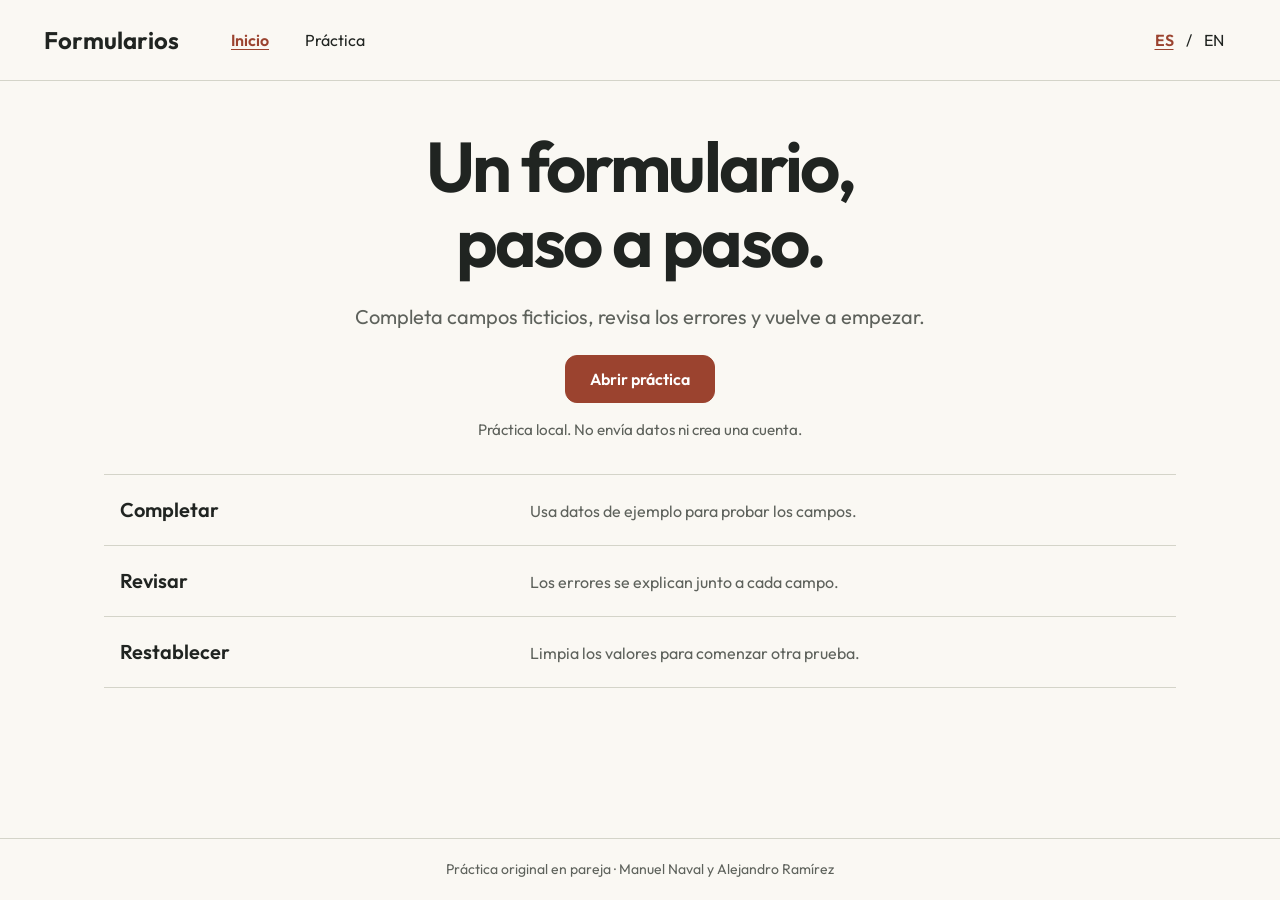
<file: index.html>
<!DOCTYPE html>
<html lang="es">
<head>
  <meta charset="utf-8" />
  <meta name="viewport" content="width=device-width, initial-scale=1" />
  <meta http-equiv="Content-Security-Policy" content="default-src 'self'; script-src 'self'; style-src 'self'; font-src 'self'; img-src 'self' data:; connect-src 'none'; form-action 'none'; base-uri 'none'" />
  <title>Un formulario, paso a paso.</title>
  <link rel="icon" href="data:," />
  <link rel="stylesheet" href="styles.css" />
  <script type="module" src="app.mjs"></script>
</head>
<body data-page="index">
  <a class="skip" href="#main" data-copy="skip">Saltar al contenido</a>
  <header>
    <div class="header-inner">
      <a data-route="index" data-copy="brand" href="index.html" class="brand">Formularios</a>
      <nav class="primary-nav" data-label="navigation" aria-label="Navegación principal">
        <a data-route="index" data-copy="home" href="index.html" aria-current="page">Inicio</a>
        <a data-route="register" data-copy="practice" href="register.html">Práctica</a>
      </nav>
      <nav class="languages" data-label="language" aria-label="Idioma">
        <a data-language="es" href="index.html" hreflang="es" lang="es" aria-current="page">ES</a>
        <span aria-hidden="true">/</span>
        <a data-language="en" href="index.en.html" hreflang="en" lang="en" >EN</a>
      </nav>
    </div>
  </header>
  <main id="main" class="home-main" tabindex="-1">
    <section class="home-intro" aria-labelledby="title">
      <h1 data-copy="homeTitle" id="title">Un formulario, paso a paso.</h1>
      <p data-copy="homeLead" class="lead">Completa campos ficticios, revisa los errores y vuelve a empezar.</p>
      <a data-route="register" data-copy="open" href="register.html" class="primary-action">Abrir práctica</a>
      <p data-copy="scope" class="scope">Práctica local. No envía datos ni crea una cuenta.</p>
    </section>
    <dl class="steps">
      <div><dt data-copy="complete">Completar</dt><dd data-copy="completeBody">Usa datos de ejemplo para probar los campos.</dd></div>
      <div><dt data-copy="review">Revisar</dt><dd data-copy="reviewBody">Los errores se explican junto a cada campo.</dd></div>
      <div><dt data-copy="restart">Restablecer</dt><dd data-copy="restartBody">Limpia los valores para comenzar otra prueba.</dd></div>
    </dl>
  </main>
  <footer><p data-copy="attribution">Práctica original en pareja · Manuel Naval y Alejandro Ramírez</p></footer>
</body>
</html>
</file>
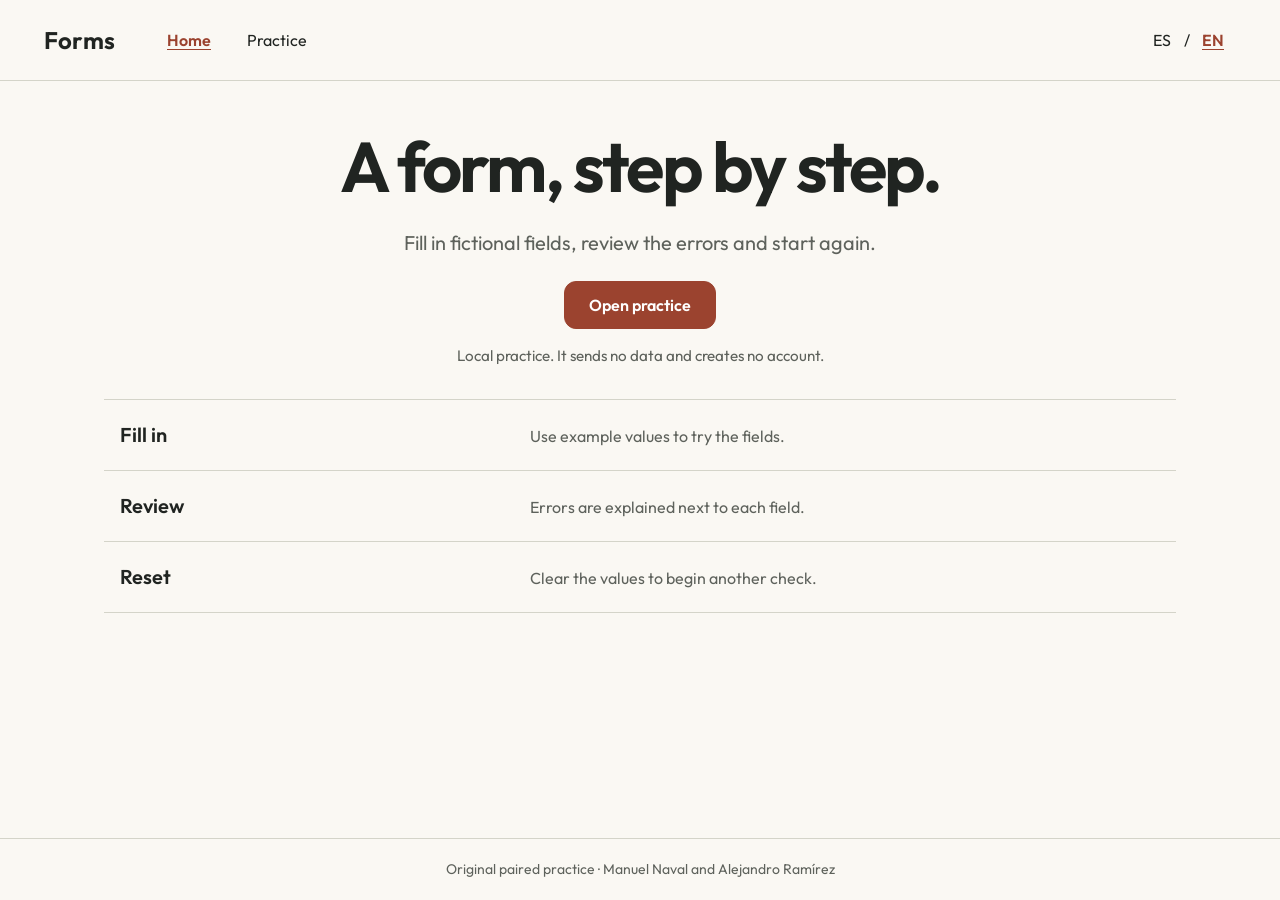
<file: index.en.html>
<!DOCTYPE html>
<html lang="en">
<head>
  <meta charset="utf-8" />
  <meta name="viewport" content="width=device-width, initial-scale=1" />
  <meta http-equiv="Content-Security-Policy" content="default-src 'self'; script-src 'self'; style-src 'self'; font-src 'self'; img-src 'self' data:; connect-src 'none'; form-action 'none'; base-uri 'none'" />
  <title>A form, step by step.</title>
  <link rel="icon" href="data:," />
  <link rel="stylesheet" href="styles.css" />
  <script type="module" src="app.mjs"></script>
</head>
<body data-page="index">
  <a class="skip" href="#main" data-copy="skip">Skip to content</a>
  <header>
    <div class="header-inner">
      <a data-route="index" data-copy="brand" href="index.en.html" class="brand">Forms</a>
      <nav class="primary-nav" data-label="navigation" aria-label="Main navigation">
        <a data-route="index" data-copy="home" href="index.en.html" aria-current="page">Home</a>
        <a data-route="register" data-copy="practice" href="register.en.html">Practice</a>
      </nav>
      <nav class="languages" data-label="language" aria-label="Language">
        <a data-language="es" href="index.html" hreflang="es" lang="es" >ES</a>
        <span aria-hidden="true">/</span>
        <a data-language="en" href="index.en.html" hreflang="en" lang="en" aria-current="page">EN</a>
      </nav>
    </div>
  </header>
  <main id="main" class="home-main" tabindex="-1">
    <section class="home-intro" aria-labelledby="title">
      <h1 data-copy="homeTitle" id="title">A form, step by step.</h1>
      <p data-copy="homeLead" class="lead">Fill in fictional fields, review the errors and start again.</p>
      <a data-route="register" data-copy="open" href="register.en.html" class="primary-action">Open practice</a>
      <p data-copy="scope" class="scope">Local practice. It sends no data and creates no account.</p>
    </section>
    <dl class="steps">
      <div><dt data-copy="complete">Fill in</dt><dd data-copy="completeBody">Use example values to try the fields.</dd></div>
      <div><dt data-copy="review">Review</dt><dd data-copy="reviewBody">Errors are explained next to each field.</dd></div>
      <div><dt data-copy="restart">Reset</dt><dd data-copy="restartBody">Clear the values to begin another check.</dd></div>
    </dl>
  </main>
  <footer><p data-copy="attribution">Original paired practice · Manuel Naval and Alejandro Ramírez</p></footer>
</body>
</html>
</file>
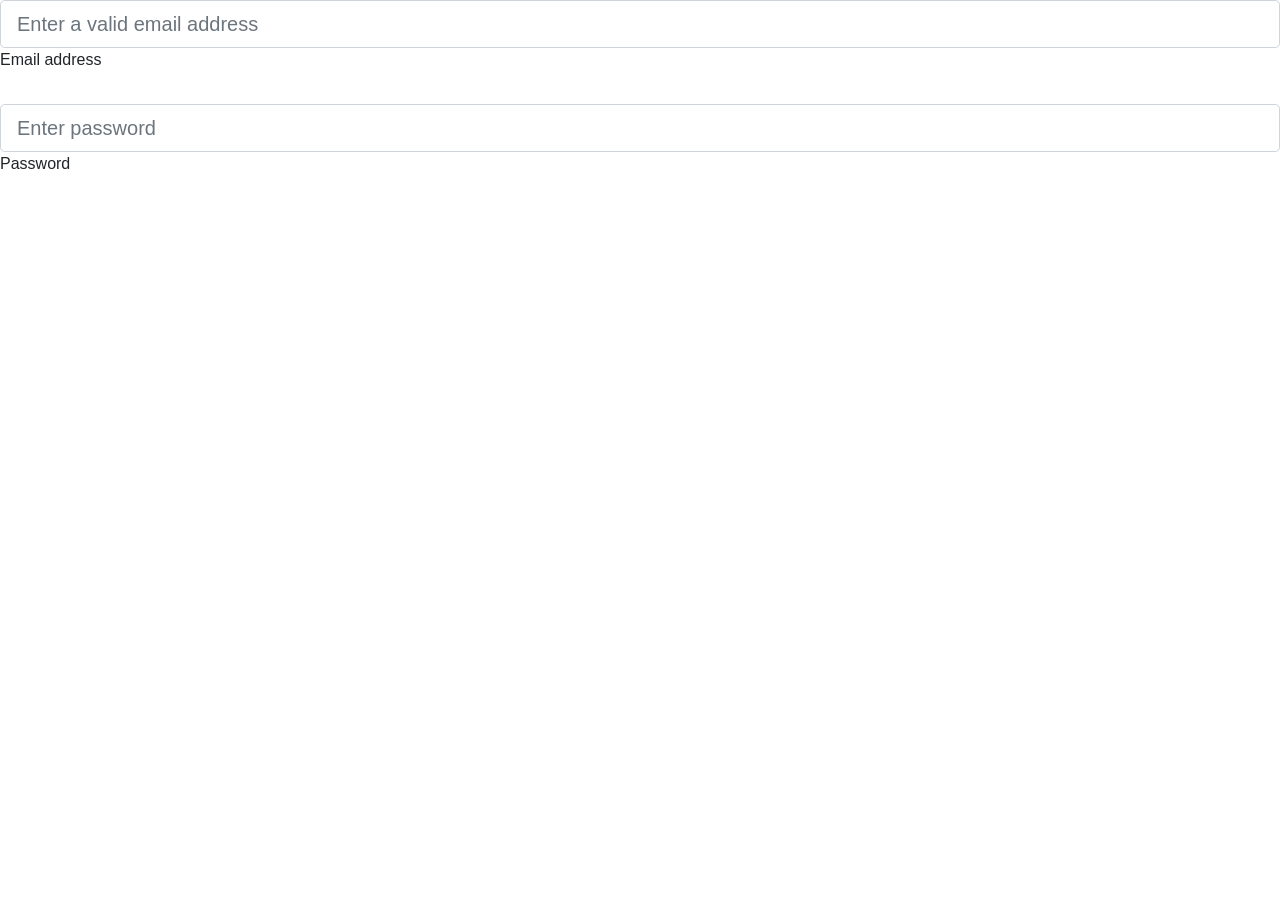
<file: login.html>
<!DOCTYPE html>
<html lang="en">
<head>
    <meta charset="UTF-8">
    <meta http-equiv="X-UA-Compatible" content="IE=edge">
    <meta name="viewport" content="width=device-width, initial-scale=1.0">
    <title>Login</title>
    <link rel="stylesheet" href="https://maxcdn.bootstrapcdn.com/bootstrap/4.0.0/css/bootstrap.min.css" integrity="sha384-Gn5384xqQ1aoWXA+058RXPxPg6fy4IWvTNh0E263XmFcJlSAwiGgFAW/dAiS6JXm" crossorigin="anonymous">

    <script src="https://cdn.jsdelivr.net/npm/bootstrap@5.1.1/dist/js/bootstrap.bundle.min.js" integrity="sha384-/bQdsTh/da6pkI1MST/rWKFNjaCP5gBSY4sEBT38Q/9RBh9AH40zEOg7Hlq2THRZ" crossorigin="anonymous"></script>
    <script src="https://cdn.jsdelivr.net/npm/@popperjs/core@2.9.3/dist/umd/popper.min.js" integrity="sha384-W8fXfP3gkOKtndU4JGtKDvXbO53Wy8SZCQHczT5FMiiqmQfUpWbYdTil/SxwZgAN" crossorigin="anonymous"></script>
<script src="https://cdn.jsdelivr.net/npm/bootstrap@5.1.1/dist/js/bootstrap.min.js" integrity="sha384-skAcpIdS7UcVUC05LJ9Dxay8AXcDYfBJqt1CJ85S/CFujBsIzCIv+l9liuYLaMQ/" crossorigin="anonymous"></script>
</head>
<body>
    <div class="form-outline mb-4">
        <input type="email" id="form3Example3" class="form-control form-control-lg"
          placeholder="Enter a valid email address" />
        <label class="form-label" for="form3Example3">Email address</label>
      </div>

      <!-- Password input -->
      <div class="form-outline mb-3">
        <input type="password" id="form3Example4" class="form-control form-control-lg"
          placeholder="Enter password" />
        <label class="form-label" for="form3Example4">Password</label>
      </div>
    
</body>
</html>
</file>
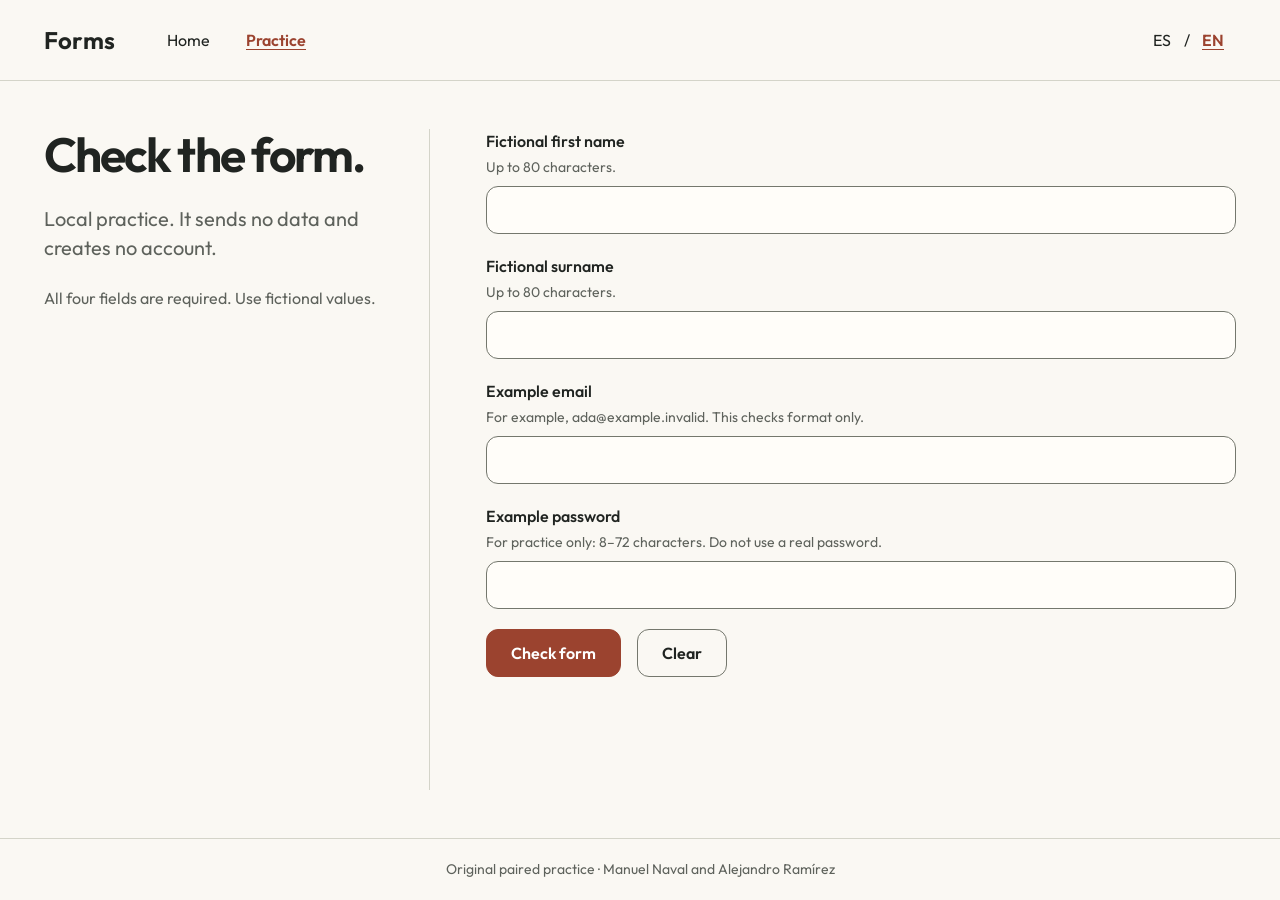
<file: register.en.html>
<!DOCTYPE html>
<html lang="en">
<head>
  <meta charset="utf-8" />
  <meta name="viewport" content="width=device-width, initial-scale=1" />
  <meta http-equiv="Content-Security-Policy" content="default-src 'self'; script-src 'self'; style-src 'self'; font-src 'self'; img-src 'self' data:; connect-src 'none'; form-action 'none'; base-uri 'none'" />
  <title>Check the form.</title>
  <link rel="icon" href="data:," />
  <link rel="stylesheet" href="styles.css" />
  <script type="module" src="app.mjs"></script>
</head>
<body data-page="register">
  <a class="skip" href="#main" data-copy="skip">Skip to content</a>
  <header>
    <div class="header-inner">
      <a data-route="index" data-copy="brand" href="index.en.html" class="brand">Forms</a>
      <nav class="primary-nav" data-label="navigation" aria-label="Main navigation">
        <a data-route="index" data-copy="home" href="index.en.html">Home</a>
        <a data-route="register" data-copy="practice" href="register.en.html" aria-current="page">Practice</a>
      </nav>
      <nav class="languages" data-label="language" aria-label="Language">
        <a data-language="es" href="register.html" hreflang="es" lang="es" >ES</a>
        <span aria-hidden="true">/</span>
        <a data-language="en" href="register.en.html" hreflang="en" lang="en" aria-current="page">EN</a>
      </nav>
    </div>
  </header>
  <main id="main" class="practice-main" tabindex="-1">
    <section class="form-intro" aria-labelledby="title">
      <h1 data-copy="formTitle" id="title">Check the form.</h1>
      <p data-copy="formLead" class="lead">Local practice. It sends no data and creates no account.</p>
      <p data-copy="requiredHint">All four fields are required. Use fictional values.</p>
    </section>
    <div class="form-content">
      <p data-copy="unavailable" id="availability">JavaScript is needed to check this practice. Fields stay disabled while it is unavailable.</p>
      <section id="errors" class="error-summary" aria-labelledby="error-title" tabindex="-1" hidden>
        <h2 id="error-title">Review the indicated fields.</h2>
        <ul id="error-list"></ul>
      </section>
      <form id="practice-form" method="post" novalidate autocomplete="off">
        <fieldset id="practice-fields" disabled>
          <legend data-copy="fieldsLegend" class="sr-only">Example fields</legend>
          <div class="field">
            <label for="firstName" data-copy="firstName">Fictional first name</label>
            <p data-copy="nameHint" class="hint" id="firstName-hint">Up to 80 characters.</p>
            <input id="firstName" type="text" maxlength="80" required autocomplete="off" aria-describedby="firstName-hint" />
            <p id="firstName-error" class="field-error" hidden></p>
          </div>
          <div class="field">
            <label for="lastName" data-copy="lastName">Fictional surname</label>
            <p data-copy="nameHint" class="hint" id="lastName-hint">Up to 80 characters.</p>
            <input id="lastName" type="text" maxlength="80" required autocomplete="off" aria-describedby="lastName-hint" />
            <p id="lastName-error" class="field-error" hidden></p>
          </div>
          <div class="field">
            <label for="email" data-copy="email">Example email</label>
            <p data-copy="emailHint" class="hint" id="email-hint">For example, ada@example.invalid. This checks format only.</p>
            <input id="email" type="email" maxlength="254" required autocomplete="off" aria-describedby="email-hint" />
            <p id="email-error" class="field-error" hidden></p>
          </div>
          <div class="field">
            <label for="password" data-copy="password">Example password</label>
            <p data-copy="passwordHint" class="hint" id="password-hint">For practice only: 8–72 characters. Do not use a real password.</p>
            <input id="password" type="password" maxlength="72" required autocomplete="off" aria-describedby="password-hint" />
            <p id="password-error" class="field-error" hidden></p>
          </div>
          <div class="actions">
            <button data-copy="check" type="submit">Check form</button>
            <button data-copy="clear" type="reset" class="secondary">Clear</button>
          </div>
        </fieldset>
      </form>
      <p id="result" class="result" role="status" tabindex="-1" hidden></p>
    </div>
  </main>
  <footer><p data-copy="attribution">Original paired practice · Manuel Naval and Alejandro Ramírez</p></footer>
</body>
</html>
</file>
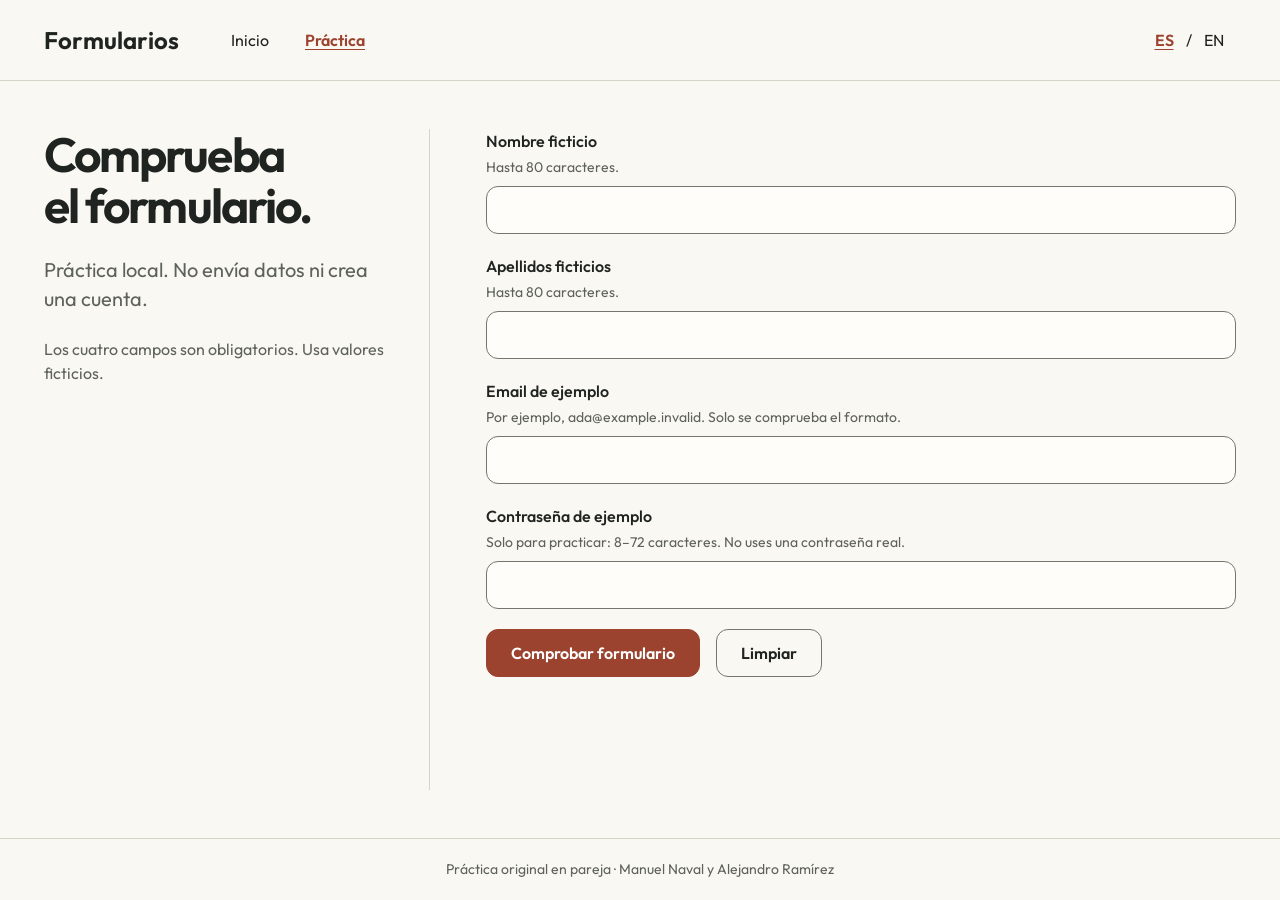
<file: register.html>
<!DOCTYPE html>
<html lang="es">
<head>
  <meta charset="utf-8" />
  <meta name="viewport" content="width=device-width, initial-scale=1" />
  <meta http-equiv="Content-Security-Policy" content="default-src 'self'; script-src 'self'; style-src 'self'; font-src 'self'; img-src 'self' data:; connect-src 'none'; form-action 'none'; base-uri 'none'" />
  <title>Comprueba el formulario.</title>
  <link rel="icon" href="data:," />
  <link rel="stylesheet" href="styles.css" />
  <script type="module" src="app.mjs"></script>
</head>
<body data-page="register">
  <a class="skip" href="#main" data-copy="skip">Saltar al contenido</a>
  <header>
    <div class="header-inner">
      <a data-route="index" data-copy="brand" href="index.html" class="brand">Formularios</a>
      <nav class="primary-nav" data-label="navigation" aria-label="Navegación principal">
        <a data-route="index" data-copy="home" href="index.html">Inicio</a>
        <a data-route="register" data-copy="practice" href="register.html" aria-current="page">Práctica</a>
      </nav>
      <nav class="languages" data-label="language" aria-label="Idioma">
        <a data-language="es" href="register.html" hreflang="es" lang="es" aria-current="page">ES</a>
        <span aria-hidden="true">/</span>
        <a data-language="en" href="register.en.html" hreflang="en" lang="en" >EN</a>
      </nav>
    </div>
  </header>
  <main id="main" class="practice-main" tabindex="-1">
    <section class="form-intro" aria-labelledby="title">
      <h1 data-copy="formTitle" id="title">Comprueba el formulario.</h1>
      <p data-copy="formLead" class="lead">Práctica local. No envía datos ni crea una cuenta.</p>
      <p data-copy="requiredHint">Los cuatro campos son obligatorios. Usa valores ficticios.</p>
    </section>
    <div class="form-content">
      <p data-copy="unavailable" id="availability">Esta práctica necesita JavaScript para comprobar los campos. Permanecen deshabilitados mientras no esté disponible.</p>
      <section id="errors" class="error-summary" aria-labelledby="error-title" tabindex="-1" hidden>
        <h2 id="error-title">Revisa los campos indicados.</h2>
        <ul id="error-list"></ul>
      </section>
      <form id="practice-form" method="post" novalidate autocomplete="off">
        <fieldset id="practice-fields" disabled>
          <legend data-copy="fieldsLegend" class="sr-only">Campos de ejemplo</legend>
          <div class="field">
            <label for="firstName" data-copy="firstName">Nombre ficticio</label>
            <p data-copy="nameHint" class="hint" id="firstName-hint">Hasta 80 caracteres.</p>
            <input id="firstName" type="text" maxlength="80" required autocomplete="off" aria-describedby="firstName-hint" />
            <p id="firstName-error" class="field-error" hidden></p>
          </div>
          <div class="field">
            <label for="lastName" data-copy="lastName">Apellidos ficticios</label>
            <p data-copy="nameHint" class="hint" id="lastName-hint">Hasta 80 caracteres.</p>
            <input id="lastName" type="text" maxlength="80" required autocomplete="off" aria-describedby="lastName-hint" />
            <p id="lastName-error" class="field-error" hidden></p>
          </div>
          <div class="field">
            <label for="email" data-copy="email">Email de ejemplo</label>
            <p data-copy="emailHint" class="hint" id="email-hint">Por ejemplo, ada@example.invalid. Solo se comprueba el formato.</p>
            <input id="email" type="email" maxlength="254" required autocomplete="off" aria-describedby="email-hint" />
            <p id="email-error" class="field-error" hidden></p>
          </div>
          <div class="field">
            <label for="password" data-copy="password">Contraseña de ejemplo</label>
            <p data-copy="passwordHint" class="hint" id="password-hint">Solo para practicar: 8–72 caracteres. No uses una contraseña real.</p>
            <input id="password" type="password" maxlength="72" required autocomplete="off" aria-describedby="password-hint" />
            <p id="password-error" class="field-error" hidden></p>
          </div>
          <div class="actions">
            <button data-copy="check" type="submit">Comprobar formulario</button>
            <button data-copy="clear" type="reset" class="secondary">Limpiar</button>
          </div>
        </fieldset>
      </form>
      <p id="result" class="result" role="status" tabindex="-1" hidden></p>
    </div>
  </main>
  <footer><p data-copy="attribution">Práctica original en pareja · Manuel Naval y Alejandro Ramírez</p></footer>
</body>
</html>
</file>
<file: styles.css>
@font-face {
  font-family: Outfit;
  src: url("fonts/Outfit.woff2") format("woff2");
  font-weight: 100 900;
  font-style: normal;
  font-display: swap;
}
:root {
  color-scheme: light;
  --paper: #faf8f3;
  --ink: #202421;
  --muted: #5e625c;
  --accent: #9b432f;
  --line: #d4d4c9;
  --boundary: #74776d;
}
* {
  box-sizing: border-box;
}
[hidden] {
  display: none !important;
}
body {
  margin: 0;
  min-height: 100svh;
  display: flex;
  flex-direction: column;
  background: var(--paper);
  color: var(--ink);
  font:
    400 1rem/1.5 Outfit,
    sans-serif;
}
a {
  color: var(--accent);
  text-underline-offset: 0.2em;
}
a:focus-visible,
button:focus-visible,
input:focus-visible,
[tabindex="-1"]:focus-visible {
  outline: 3px solid var(--accent);
  outline-offset: 4px;
}
.sr-only {
  position: absolute;
  width: 1px;
  height: 1px;
  padding: 0;
  margin: -1px;
  overflow: hidden;
  clip-path: inset(50%);
  white-space: nowrap;
  border: 0;
}
.skip {
  position: absolute;
  top: -6rem;
  left: 1rem;
  z-index: 2;
  background: var(--paper);
  padding: 0.75rem 1rem;
}
.skip:focus {
  top: 1rem;
}
header {
  border-bottom: 1px solid var(--line);
}
.header-inner {
  max-width: 1240px;
  margin: auto;
  min-height: 80px;
  padding: 12px 24px;
  display: grid;
  grid-template-columns: auto 1fr auto;
  align-items: center;
  gap: 40px;
}
.brand {
  font-size: 1.5rem;
  font-weight: 650;
  color: var(--ink);
  text-decoration: none;
}
nav {
  display: flex;
  align-items: center;
  gap: 12px;
}
nav a {
  display: inline-flex;
  min-height: 44px;
  min-width: 44px;
  align-items: center;
  justify-content: center;
  padding: 8px 12px;
  color: var(--ink);
  text-decoration: none;
}
nav a[aria-current] {
  color: var(--accent);
  font-weight: 600;
  text-decoration: underline;
}
.languages {
  gap: 0;
}
main {
  flex: 1;
  width: 100%;
  margin: auto;
}
h1 {
  font-size: clamp(2.5rem, 5.5vw, 4.5rem);
  line-height: 1.06;
  letter-spacing: -0.04em;
  font-weight: 650;
  margin: 0 0 24px;
  text-wrap: balance;
}
p {
  margin: 0 0 24px;
  color: var(--muted);
}
.lead {
  font-size: 1.25rem;
  line-height: 1.45;
}
.home-main {
  max-width: 1120px;
  padding: 48px 24px 40px;
}
.home-intro {
  text-align: center;
}
.home-intro h1 {
  max-width: 17ch;
  margin-left: auto;
  margin-right: auto;
}
.home-intro .lead {
  max-width: 60ch;
  margin-left: auto;
  margin-right: auto;
}
.scope {
  font-size: 0.95rem;
  margin-top: 16px;
}
.primary-action,
button {
  min-height: 48px;
  display: inline-flex;
  justify-content: center;
  align-items: center;
  font: inherit;
  font-weight: 600;
  border: 1px solid var(--accent);
  border-radius: 12px;
  color: white;
  background: var(--accent);
  padding: 11px 24px;
  cursor: pointer;
  text-decoration: none;
}
.primary-action:hover,
button:hover {
  background: #7c3525;
}
.steps {
  margin: 32px 0 0;
}
.steps > div {
  border-top: 1px solid var(--line);
  display: grid;
  grid-template-columns: minmax(0, 0.6fr) minmax(0, 1fr);
  align-items: baseline;
  gap: 32px;
  padding: 20px 16px;
}
.steps > div:last-child {
  border-bottom: 1px solid var(--line);
}
dt {
  font-size: 1.25rem;
  font-weight: 600;
}
dd {
  color: var(--muted);
  margin: 0;
}
.practice-main {
  max-width: 1240px;
  padding: 48px 24px;
  display: grid;
  grid-template-columns: minmax(0, 0.85fr) minmax(0, 1.65fr);
  gap: 56px;
}
.form-intro {
  border-right: 1px solid var(--line);
  padding-right: 40px;
}
.form-intro h1 {
  font-size: clamp(2.25rem, 4vw, 3rem);
}
.form-content {
  min-width: 0;
}
fieldset {
  border: 0;
  padding: 0;
  margin: 0;
  min-width: 0;
}
.field {
  margin-bottom: 20px;
}
label {
  display: block;
  font-weight: 550;
  margin-bottom: 4px;
}
.hint {
  font-size: 0.875rem;
  margin: 0 0 8px;
}
input {
  font: inherit;
  color: var(--ink);
  background: #fffdf9;
  border: 1px solid var(--boundary);
  border-radius: 12px;
  min-height: 48px;
  width: 100%;
  min-width: 0;
  padding: 10px 16px;
  transition: border-color 160ms ease;
}
input[aria-invalid] {
  border: 2px solid var(--accent);
}
input:disabled {
  opacity: 0.6;
}
.field-error {
  color: var(--accent);
  font-size: 0.95rem;
  margin: 8px 0 0;
}
.error-summary {
  border: 1px solid var(--accent);
  background: #f2e3db;
  border-radius: 12px;
  padding: 20px;
  margin-bottom: 28px;
}
.error-summary h2 {
  font-size: 1.125rem;
  line-height: 1.4;
  margin: 0 0 12px;
  font-weight: 600;
}
.error-summary ul {
  margin: 0;
  padding-left: 20px;
}
.error-summary a {
  display: block;
  min-height: 44px;
  padding: 10px 0;
}
.actions {
  display: flex;
  flex-wrap: wrap;
  gap: 16px;
}
button.secondary {
  background: transparent;
  border-color: var(--boundary);
  color: var(--ink);
}
button.secondary:hover {
  background: #eeede6;
}
.result {
  border-left: 3px solid var(--accent);
  padding: 12px 20px;
  margin: 24px 0 0;
  color: var(--ink);
}
footer {
  border-top: 1px solid var(--line);
  padding: 20px 24px;
  text-align: center;
}
footer p {
  margin: 0;
  font-size: 0.875rem;
}
@media (max-width: 720px) {
  .header-inner {
    padding: 12px 20px 4px;
    grid-template-columns: 1fr auto;
    gap: 4px 12px;
  }
  .brand {
    font-size: 1.25rem;
  }
  .languages {
    grid-column: 2;
    grid-row: 1;
  }
  .primary-nav {
    grid-column: 1 / -1;
    grid-row: 2;
  }
  .primary-nav a {
    padding: 8px 0;
    margin-right: 16px;
  }
  .home-main {
    padding: 32px 20px;
  }
  h1 {
    font-size: 2.5rem;
  }
  .home-intro .lead,
  .lead {
    font-size: 1.125rem;
  }
  .steps > div {
    display: block;
    padding: 20px 0;
  }
  dt {
    margin-bottom: 8px;
  }
  .practice-main {
    display: block;
    padding: 32px 20px;
  }
  .form-intro {
    border: 0;
    padding: 0;
  }
  .form-intro h1 {
    max-width: 16ch;
    font-size: 2.25rem;
  }
  .actions {
    gap: 12px;
  }
  .actions button {
    flex: 1 1 auto;
  }
  .error-summary {
    padding: 16px;
  }
  footer {
    text-align: left;
    padding: 20px;
  }
}
@media (prefers-reduced-motion: reduce) {
  *,
  *::before,
  *::after {
    transition: none !important;
  }
}
</file>
